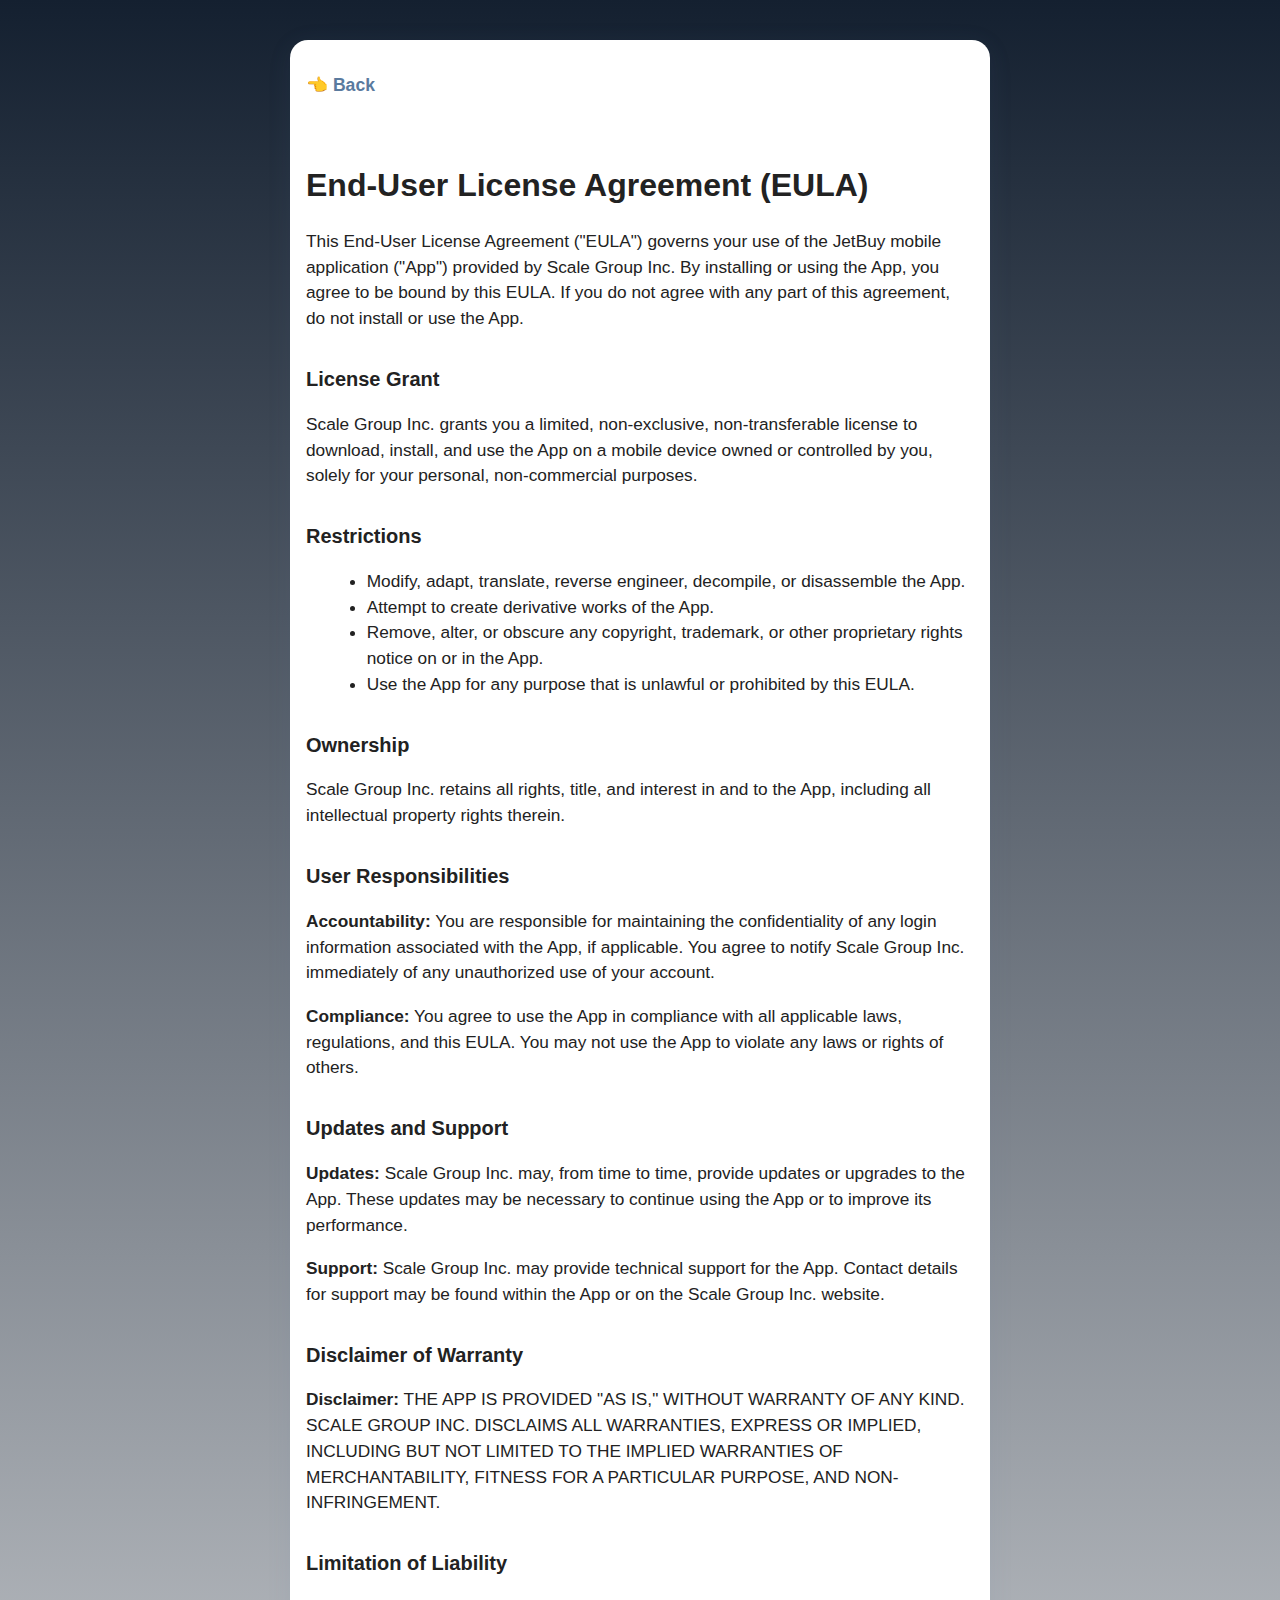
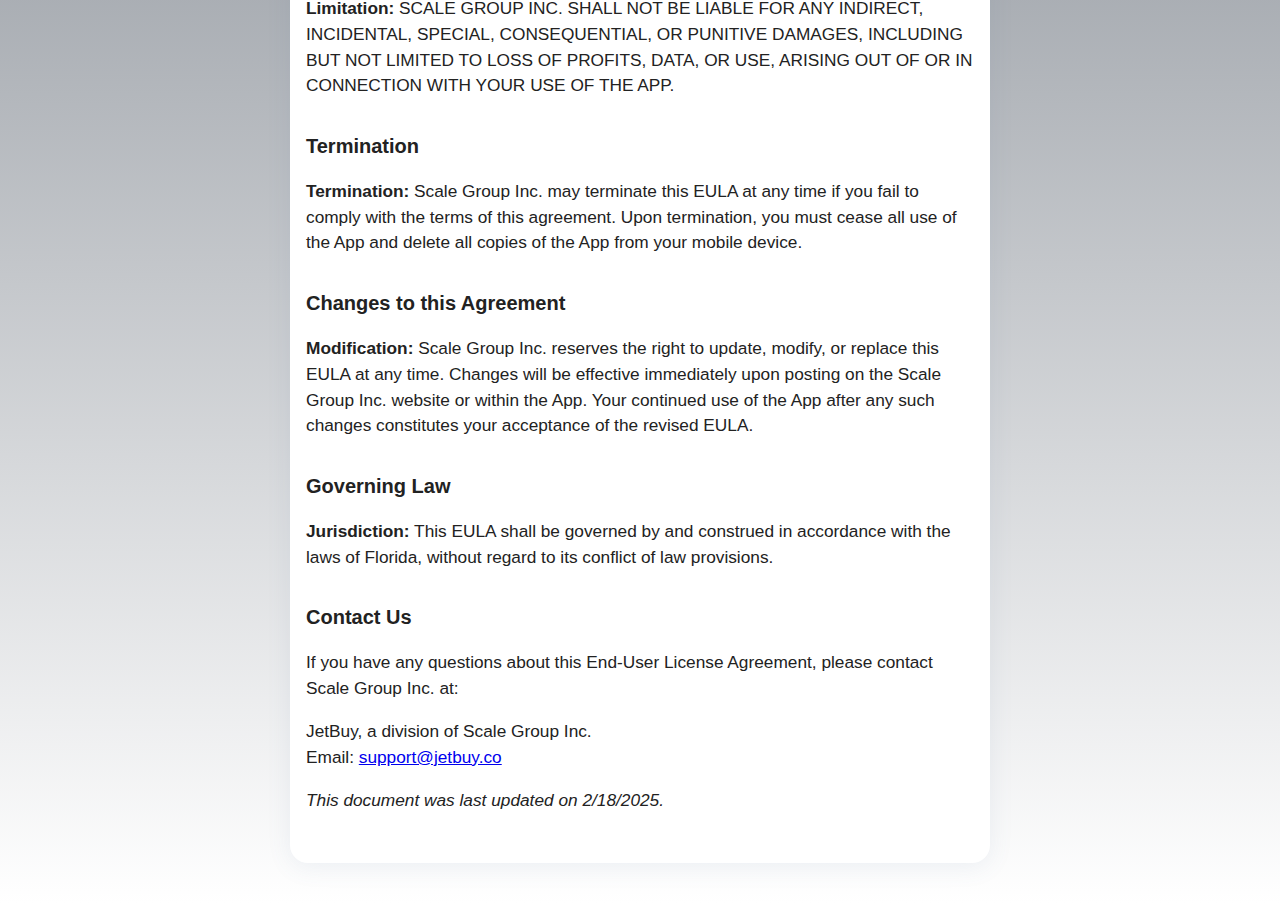
<file: legal/eula.html>
<!DOCTYPE html>
<html lang="en">
<head>
  <meta charset="utf-8" />
  <title>EULA | JetBuy</title>
  <meta name="viewport" content="width=device-width, initial-scale=1" />
  <link rel="icon" href="https://framerusercontent.com/images/S0Weuf4zXAxbrem2VqmVWvJkj10.png" />
  <link rel="stylesheet" href="../style.css" />
  <style>
    .legal-container {
      max-width: 700px;
      margin: 2.5rem auto;
      padding: 2rem 1rem;
      background: #fff;
      border-radius: 18px;
      box-shadow: 0 4px 24px #5a7a9e18;
      font-size: 1.08rem;
    }
    .legal-back {
      display: inline-block;
      margin-bottom: 1.5rem;
      font-size: 1.1rem;
      color: #5a7a9e;
      background: none;
      border: none;
      cursor: pointer;
      text-decoration: none;
      font-weight: 700;
    }
    .legal-back:hover { text-decoration: underline; }
    h1 { font-size: 2rem; margin-bottom: 1.2rem; }
    h2 { margin-top: 2rem; font-size: 1.25rem; }
    ul { margin-left: 1.2em; }
    @media (max-width: 600px) {
      .legal-container { padding: 1rem 0.3rem; }
      h1 { font-size: 1.3rem; }
    }
  </style>
</head>
<body>
  <main>
    <div class="legal-container">
      <a class="legal-back" href="javascript:history.back()">👈 Back</a>
      <h1>End-User License Agreement (EULA)</h1>
      <p>This End-User License Agreement ("EULA") governs your use of the JetBuy mobile application ("App") provided by Scale Group Inc. By installing or using the App, you agree to be bound by this EULA. If you do not agree with any part of this agreement, do not install or use the App.</p>
      <h2>License Grant</h2>
      <p>Scale Group Inc. grants you a limited, non-exclusive, non-transferable license to download, install, and use the App on a mobile device owned or controlled by you, solely for your personal, non-commercial purposes.</p>
      <h2>Restrictions</h2>
      <ul>
        <li>Modify, adapt, translate, reverse engineer, decompile, or disassemble the App.</li>
        <li>Attempt to create derivative works of the App.</li>
        <li>Remove, alter, or obscure any copyright, trademark, or other proprietary rights notice on or in the App.</li>
        <li>Use the App for any purpose that is unlawful or prohibited by this EULA.</li>
      </ul>
      <h2>Ownership</h2>
      <p>Scale Group Inc. retains all rights, title, and interest in and to the App, including all intellectual property rights therein.</p>
      <h2>User Responsibilities</h2>
      <p><b>Accountability:</b> You are responsible for maintaining the confidentiality of any login information associated with the App, if applicable. You agree to notify Scale Group Inc. immediately of any unauthorized use of your account.</p>
      <p><b>Compliance:</b> You agree to use the App in compliance with all applicable laws, regulations, and this EULA. You may not use the App to violate any laws or rights of others.</p>
      <h2>Updates and Support</h2>
      <p><b>Updates:</b> Scale Group Inc. may, from time to time, provide updates or upgrades to the App. These updates may be necessary to continue using the App or to improve its performance.</p>
      <p><b>Support:</b> Scale Group Inc. may provide technical support for the App. Contact details for support may be found within the App or on the Scale Group Inc. website.</p>
      <h2>Disclaimer of Warranty</h2>
      <p><b>Disclaimer:</b> THE APP IS PROVIDED "AS IS," WITHOUT WARRANTY OF ANY KIND. SCALE GROUP INC. DISCLAIMS ALL WARRANTIES, EXPRESS OR IMPLIED, INCLUDING BUT NOT LIMITED TO THE IMPLIED WARRANTIES OF MERCHANTABILITY, FITNESS FOR A PARTICULAR PURPOSE, AND NON-INFRINGEMENT.</p>
      <h2>Limitation of Liability</h2>
      <p><b>Limitation:</b> SCALE GROUP INC. SHALL NOT BE LIABLE FOR ANY INDIRECT, INCIDENTAL, SPECIAL, CONSEQUENTIAL, OR PUNITIVE DAMAGES, INCLUDING BUT NOT LIMITED TO LOSS OF PROFITS, DATA, OR USE, ARISING OUT OF OR IN CONNECTION WITH YOUR USE OF THE APP.</p>
      <h2>Termination</h2>
      <p><b>Termination:</b> Scale Group Inc. may terminate this EULA at any time if you fail to comply with the terms of this agreement. Upon termination, you must cease all use of the App and delete all copies of the App from your mobile device.</p>
      <h2>Changes to this Agreement</h2>
      <p><b>Modification:</b> Scale Group Inc. reserves the right to update, modify, or replace this EULA at any time. Changes will be effective immediately upon posting on the Scale Group Inc. website or within the App. Your continued use of the App after any such changes constitutes your acceptance of the revised EULA.</p>
      <h2>Governing Law</h2>
      <p><b>Jurisdiction:</b> This EULA shall be governed by and construed in accordance with the laws of Florida, without regard to its conflict of law provisions.</p>
      <h2>Contact Us</h2>
      <p>If you have any questions about this End-User License Agreement, please contact Scale Group Inc. at:</p>
      <p>JetBuy, a division of Scale Group Inc.<br>
      Email: <a href="mailto:support@jetbuy.co">support@jetbuy.co</a></p>
      <p><i>This document was last updated on 2/18/2025.</i></p>
    </div>
  </main>
</body>
</html>
</file>
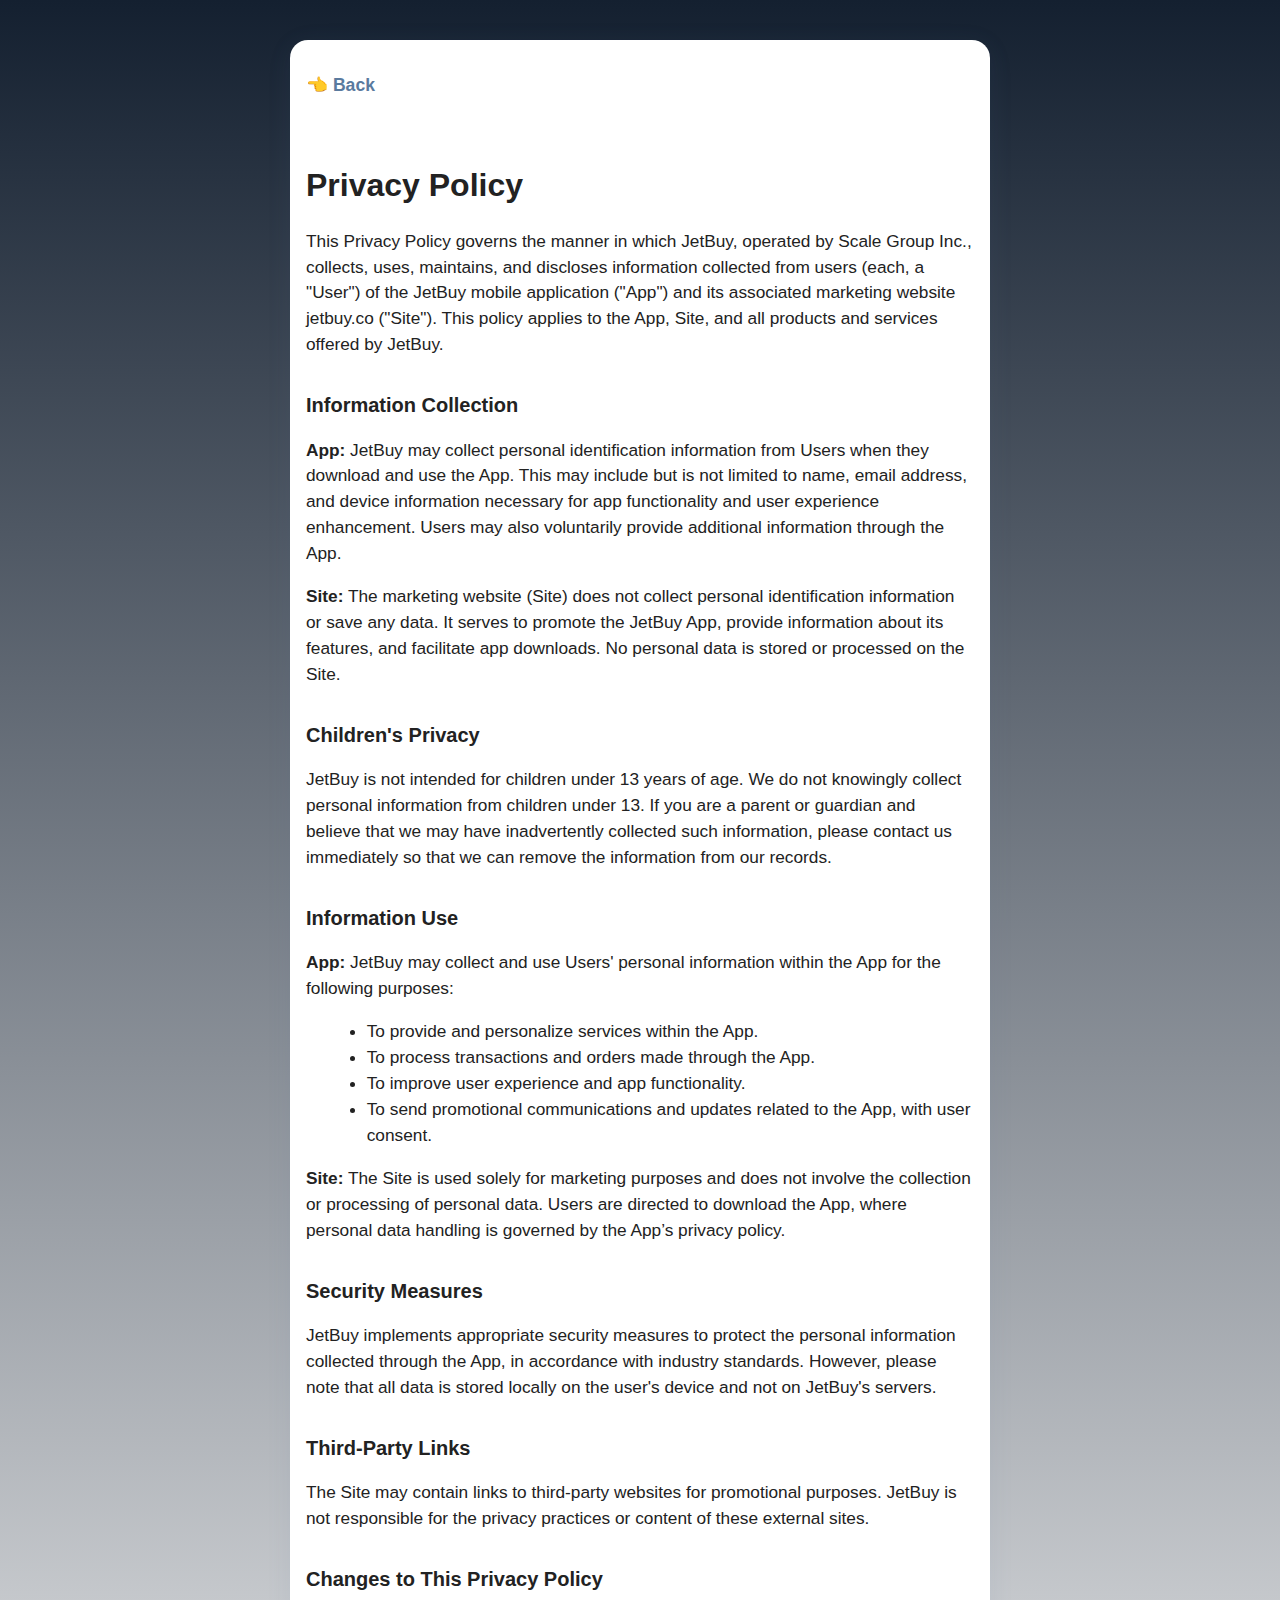
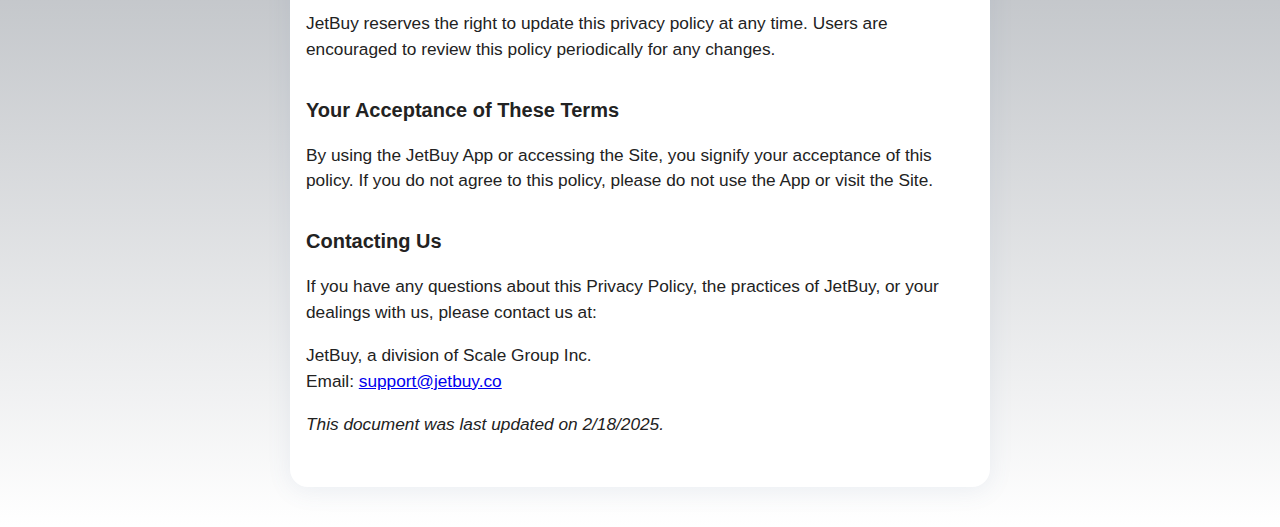
<file: legal/privacy-policy.html>
<!DOCTYPE html>
<html lang="en">
<head>
  <meta charset="utf-8" />
  <title>Privacy Policy | JetBuy</title>
  <meta name="viewport" content="width=device-width, initial-scale=1" />
  <link rel="icon" href="https://framerusercontent.com/images/S0Weuf4zXAxbrem2VqmVWvJkj10.png" />
  <link rel="stylesheet" href="../style.css" />
  <style>
    .legal-container {
      max-width: 700px;
      margin: 2.5rem auto;
      padding: 2rem 1rem;
      background: #fff;
      border-radius: 18px;
      box-shadow: 0 4px 24px #5a7a9e18;
      font-size: 1.08rem;
    }
    .legal-back {
      display: inline-block;
      margin-bottom: 1.5rem;
      font-size: 1.1rem;
      color: #5a7a9e;
      background: none;
      border: none;
      cursor: pointer;
      text-decoration: none;
      font-weight: 700;
    }
    .legal-back:hover { text-decoration: underline; }
    h1 { font-size: 2rem; margin-bottom: 1.2rem; }
    h2 { margin-top: 2rem; font-size: 1.25rem; }
    ul { margin-left: 1.2em; }
    @media (max-width: 600px) {
      .legal-container { padding: 1rem 0.3rem; }
      h1 { font-size: 1.3rem; }
    }
  </style>
</head>
<body>
  <main>
    <div class="legal-container">
      <a class="legal-back" href="javascript:history.back()">👈 Back</a>
      <h1>Privacy Policy</h1>
      <p>This Privacy Policy governs the manner in which JetBuy, operated by Scale Group Inc., collects, uses, maintains, and discloses information collected from users (each, a "User") of the JetBuy mobile application ("App") and its associated marketing website jetbuy.co ("Site"). This policy applies to the App, Site, and all products and services offered by JetBuy.</p>
      <h2>Information Collection</h2>
      <p><b>App:</b> JetBuy may collect personal identification information from Users when they download and use the App. This may include but is not limited to name, email address, and device information necessary for app functionality and user experience enhancement. Users may also voluntarily provide additional information through the App.</p>
      <p><b>Site:</b> The marketing website (Site) does not collect personal identification information or save any data. It serves to promote the JetBuy App, provide information about its features, and facilitate app downloads. No personal data is stored or processed on the Site.</p>
      <h2>Children's Privacy</h2>
      <p>JetBuy is not intended for children under 13 years of age. We do not knowingly collect personal information from children under 13. If you are a parent or guardian and believe that we may have inadvertently collected such information, please contact us immediately so that we can remove the information from our records.</p>
      <h2>Information Use</h2>
      <p><b>App:</b> JetBuy may collect and use Users' personal information within the App for the following purposes:</p>
      <ul>
        <li>To provide and personalize services within the App.</li>
        <li>To process transactions and orders made through the App.</li>
        <li>To improve user experience and app functionality.</li>
        <li>To send promotional communications and updates related to the App, with user consent.</li>
      </ul>
      <p><b>Site:</b> The Site is used solely for marketing purposes and does not involve the collection or processing of personal data. Users are directed to download the App, where personal data handling is governed by the App’s privacy policy.</p>
      <h2>Security Measures</h2>
      <p>JetBuy implements appropriate security measures to protect the personal information collected through the App, in accordance with industry standards. However, please note that all data is stored locally on the user's device and not on JetBuy's servers.</p>
      <h2>Third-Party Links</h2>
      <p>The Site may contain links to third-party websites for promotional purposes. JetBuy is not responsible for the privacy practices or content of these external sites.</p>
      <h2>Changes to This Privacy Policy</h2>
      <p>JetBuy reserves the right to update this privacy policy at any time. Users are encouraged to review this policy periodically for any changes.</p>
      <h2>Your Acceptance of These Terms</h2>
      <p>By using the JetBuy App or accessing the Site, you signify your acceptance of this policy. If you do not agree to this policy, please do not use the App or visit the Site.</p>
      <h2>Contacting Us</h2>
      <p>If you have any questions about this Privacy Policy, the practices of JetBuy, or your dealings with us, please contact us at:</p>
      <p>JetBuy, a division of Scale Group Inc.<br>
      Email: <a href="mailto:support@jetbuy.co">support@jetbuy.co</a></p>
      <p><i>This document was last updated on 2/18/2025.</i></p>
    </div>
  </main>
</body>
</html>
</file>
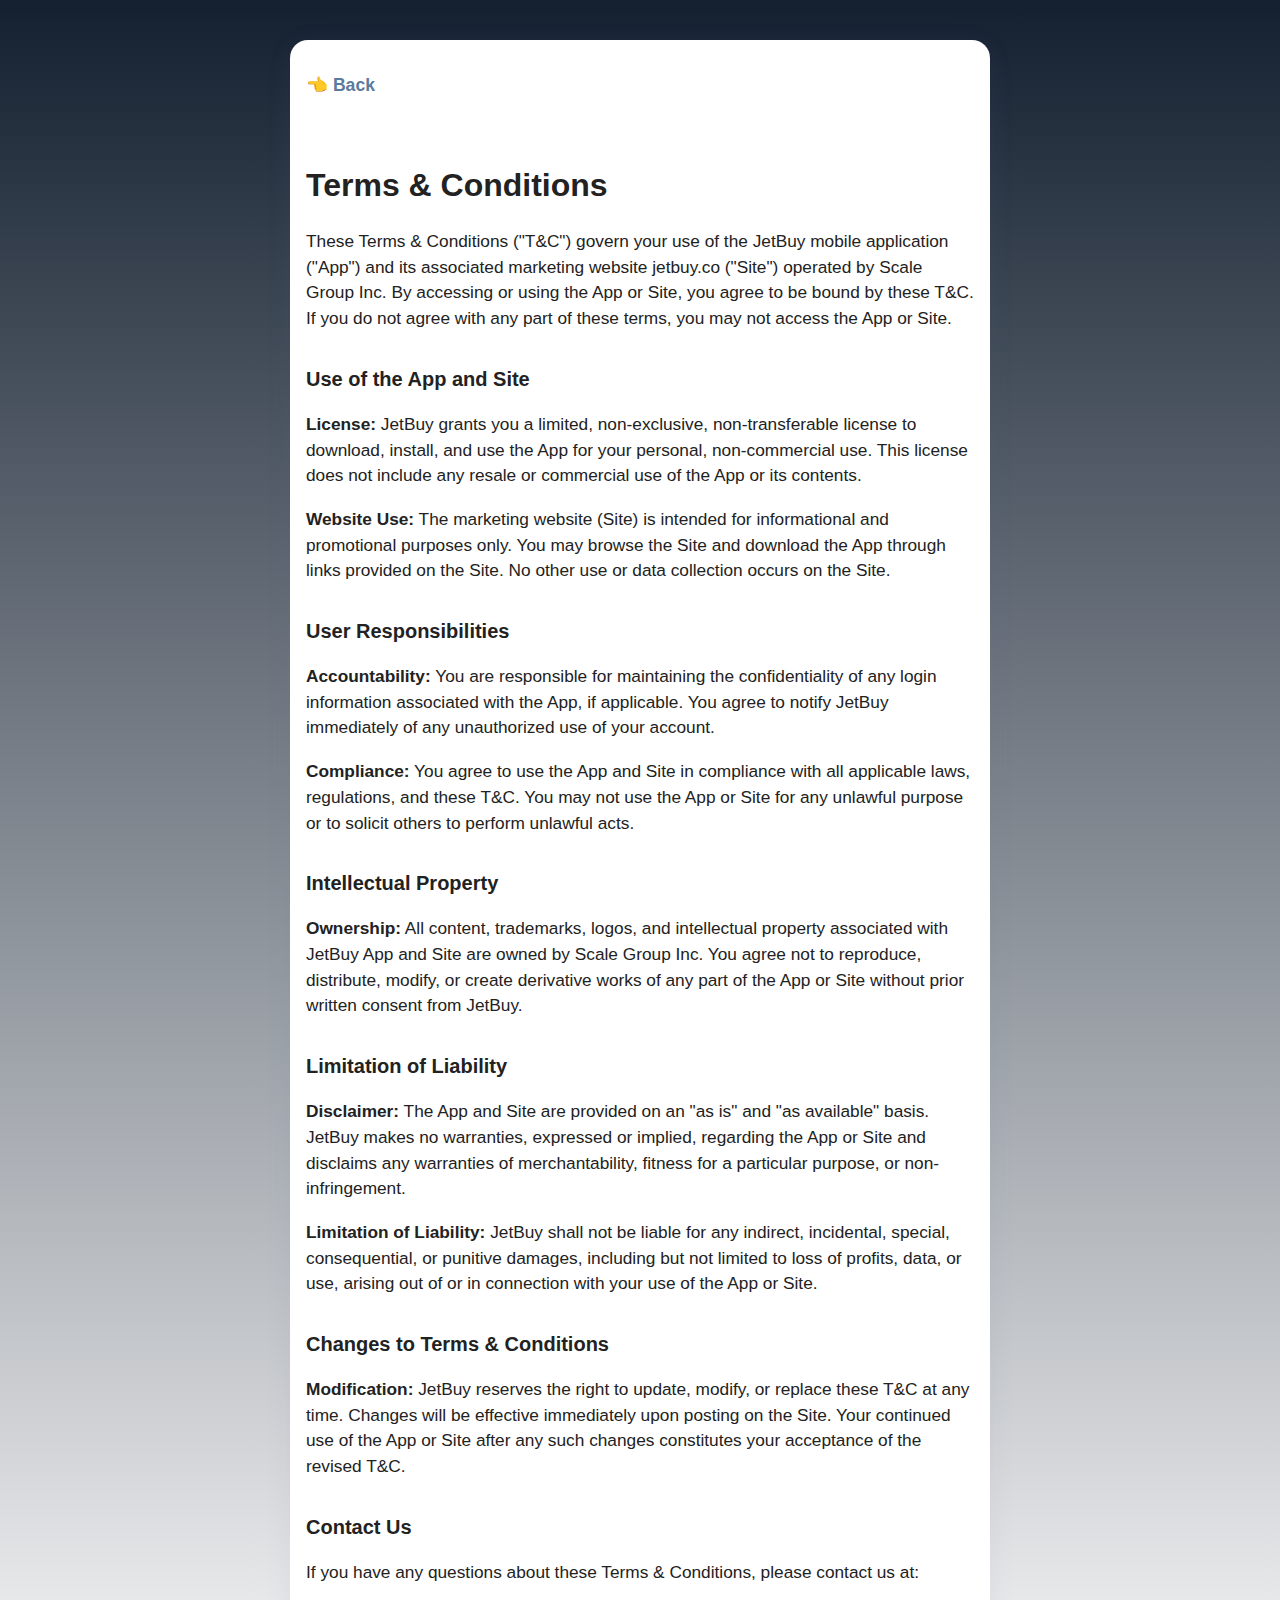
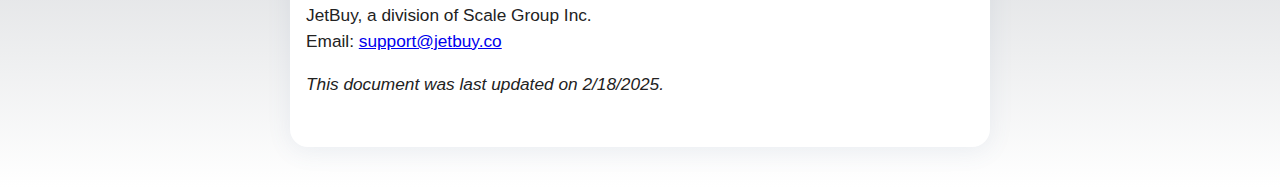
<file: legal/terms-conditions.html>
<!DOCTYPE html>
<html lang="en">
<head>
  <meta charset="utf-8" />
  <title>Terms &amp; Conditions | JetBuy</title>
  <meta name="viewport" content="width=device-width, initial-scale=1" />
  <link rel="icon" href="https://framerusercontent.com/images/S0Weuf4zXAxbrem2VqmVWvJkj10.png" />
  <link rel="stylesheet" href="../style.css" />
  <style>
    .legal-container {
      max-width: 700px;
      margin: 2.5rem auto;
      padding: 2rem 1rem;
      background: #fff;
      border-radius: 18px;
      box-shadow: 0 4px 24px #5a7a9e18;
      font-size: 1.08rem;
    }
    .legal-back {
      display: inline-block;
      margin-bottom: 1.5rem;
      font-size: 1.1rem;
      color: #5a7a9e;
      background: none;
      border: none;
      cursor: pointer;
      text-decoration: none;
      font-weight: 700;
    }
    .legal-back:hover { text-decoration: underline; }
    h1 { font-size: 2rem; margin-bottom: 1.2rem; }
    h2 { margin-top: 2rem; font-size: 1.25rem; }
    ul { margin-left: 1.2em; }
    @media (max-width: 600px) {
      .legal-container { padding: 1rem 0.3rem; }
      h1 { font-size: 1.3rem; }
    }
  </style>
</head>
<body>
  <main>
    <div class="legal-container">
      <a class="legal-back" href="javascript:history.back()">👈 Back</a>
      <h1>Terms &amp; Conditions</h1>
      <p>These Terms &amp; Conditions ("T&amp;C") govern your use of the JetBuy mobile application ("App") and its associated marketing website jetbuy.co ("Site") operated by Scale Group Inc. By accessing or using the App or Site, you agree to be bound by these T&amp;C. If you do not agree with any part of these terms, you may not access the App or Site.</p>
      <h2>Use of the App and Site</h2>
      <p><b>License:</b> JetBuy grants you a limited, non-exclusive, non-transferable license to download, install, and use the App for your personal, non-commercial use. This license does not include any resale or commercial use of the App or its contents.</p>
      <p><b>Website Use:</b> The marketing website (Site) is intended for informational and promotional purposes only. You may browse the Site and download the App through links provided on the Site. No other use or data collection occurs on the Site.</p>
      <h2>User Responsibilities</h2>
      <p><b>Accountability:</b> You are responsible for maintaining the confidentiality of any login information associated with the App, if applicable. You agree to notify JetBuy immediately of any unauthorized use of your account.</p>
      <p><b>Compliance:</b> You agree to use the App and Site in compliance with all applicable laws, regulations, and these T&amp;C. You may not use the App or Site for any unlawful purpose or to solicit others to perform unlawful acts.</p>
      <h2>Intellectual Property</h2>
      <p><b>Ownership:</b> All content, trademarks, logos, and intellectual property associated with JetBuy App and Site are owned by Scale Group Inc. You agree not to reproduce, distribute, modify, or create derivative works of any part of the App or Site without prior written consent from JetBuy.</p>
      <h2>Limitation of Liability</h2>
      <p><b>Disclaimer:</b> The App and Site are provided on an "as is" and "as available" basis. JetBuy makes no warranties, expressed or implied, regarding the App or Site and disclaims any warranties of merchantability, fitness for a particular purpose, or non-infringement.</p>
      <p><b>Limitation of Liability:</b> JetBuy shall not be liable for any indirect, incidental, special, consequential, or punitive damages, including but not limited to loss of profits, data, or use, arising out of or in connection with your use of the App or Site.</p>
      <h2>Changes to Terms &amp; Conditions</h2>
      <p><b>Modification:</b> JetBuy reserves the right to update, modify, or replace these T&amp;C at any time. Changes will be effective immediately upon posting on the Site. Your continued use of the App or Site after any such changes constitutes your acceptance of the revised T&amp;C.</p>
      <h2>Contact Us</h2>
      <p>If you have any questions about these Terms &amp; Conditions, please contact us at:</p>
      <p>JetBuy, a division of Scale Group Inc.<br>
      Email: <a href="mailto:support@jetbuy.co">support@jetbuy.co</a></p>
      <p><i>This document was last updated on 2/18/2025.</i></p>
    </div>
  </main>
</body>
</html>
</file>
<file: style.css>
:root {
  --primary-bg: #142030;
  --primary-text: #222;
  --accent: #70f570;
  --accent-dark: #49c628;
  --brand-bg: #fff;
  --brand-shadow: #5a7a9e0c;
  --focus-outline: 2px solid #70f570;
  --card-bg: #f7fbff;
  --card-bg-dark: #1a2233;
  --card-text-dark: #f7f7f7;
}

/* --- Reset & Base --- */
*, *::before, *::after { box-sizing: inherit; }
html { box-sizing: border-box; width: 100vw; overflow-x: hidden; }
body {
  font-family: 'Inter', sans-serif;
  background: linear-gradient(to bottom, var(--primary-bg) 0%, #fff 100%);
  color: var(--primary-text);
  margin: 0; padding: 0;
  font-size: 1rem; line-height: 1.5;
  transition: background 0.3s, color 0.3s;
  overflow-x: hidden;
}
body.dark-mode {
  background: linear-gradient(to bottom, #181c24 0%, #22242a 100%);
  color: #f7f7f7;
}
img, video, canvas { max-width: 100%; height: auto; display: block; }
a, button { min-height: 44px; min-width: 44px; box-sizing: border-box; }

/* --- Navigation --- */
nav {
  display: flex; align-items: center;
  padding: 0.7rem 1.2rem;
  background: transparent;
  min-height: 44px; position: relative;
}
nav .logo img { height: 28px; width: auto; }
#navToggle {
  display: none; background: none; border: none;
  font-size: 2rem; margin-left: auto; cursor: pointer;
}
nav ul {
  list-style: none; display: flex; gap: 0.8rem;
  margin-left: auto; align-items: center; padding: 0;
}
nav ul li a, nav ul li button {
  text-decoration: none; color: #5a7a9e; font-weight: 700;
  background: none; border: none; font-size: 1rem; cursor: pointer;
  padding: 0.15em 0.55em; border-radius: 14px;
  transition: background 0.2s, color 0.2s; outline: none;
}
nav ul li a:focus, nav ul li button:focus {
  outline: var(--focus-outline); background: #e8ebf3;
}
nav ul li a:hover, nav ul li button:hover {
  background: #e8ebf3; color: #3a4a60;
}
#darkModeToggle {
  font-size: 1.3rem; padding: 0.1em 0.5em;
  background: none; border: none; color: #5a7a9e;
  cursor: pointer; border-radius: 50%;
  transition: background 0.18s;
}
#darkModeToggle:focus, #darkModeToggle:hover { background: #e8ebf3; }

/* --- Mobile Nav --- */
@media (max-width: 900px) {
  #navToggle { display: block; }
  nav ul {
    position: absolute; top: 60px; right: 0;
    background: #fff; flex-direction: column; align-items: flex-start; gap: 0;
    width: 180px; box-shadow: 0 4px 18px #5a7a9e22;
    display: none; z-index: 100; padding: 1rem 0.5rem;
  }
  nav ul.open { display: flex; }
  nav ul li { width: 100%; margin: 0; }
  nav ul li a, nav ul li button { display: block; width: 100%; padding: 0.7em 1em; }
}

/* --- Fullscreen Sections --- */
.fullscreen, .fullscreen-content {
  min-height: 100vh; height: 100vh; width: 100vw;
  display: flex; flex-direction: column; justify-content: center; align-items: center;
  box-sizing: border-box; padding: 0; margin: 0;
}

/* --- Hero Section --- */
.hero-section {
  width: 100%; display: flex; justify-content: center; align-items: center;
  min-height: 100vh; box-sizing: border-box;
}
.hero-flex {
  display: flex; flex-direction: column; align-items: center; justify-content: center; width: 100%;
}
@media (min-width: 900px) {
  .hero-flex { flex-direction: row; gap: 64px; }
}

/* --- Responsive iPhone Mockup and Frame --- */
.iphone-mockup {
  position: relative; width: 100%; max-width: 340px;
  aspect-ratio: 9 / 19.5;
  margin: 0 auto; display: flex; align-items: center; justify-content: center;
  transition: box-shadow 0.2s; will-change: transform;
}
.iphone-mockup:focus { outline: var(--focus-outline); }
.iphone-mockup:active { box-shadow: 0 8px 32px #70f57044; }
.iphone-screen-content {
  position: absolute; top: 6.5%; left: 6.5%; width: 87%; height: 87%;
  background: var(--primary-bg, #142030); border-radius: 32px;
  overflow: hidden; z-index: 2; box-shadow: 0 4px 24px #0002;
}
.iphone-frame {
  position: absolute; top: 0; left: 0; width: 100%; height: 100%;
  z-index: 10; pointer-events: none; user-select: none;
  filter: drop-shadow(0 6px 24px #0003);
}
@media (max-width: 900px) { .iphone-mockup { max-width: 240px; } }
@media (max-width: 600px) { .iphone-mockup { max-width: 98vw; min-width: 180px; } }

/* --- Static Message, Siri Command, Siri Orb --- */
.static-message {
  position: absolute; top: 32px; left: 50%; transform: translateX(-50%);
  background: rgba(40,44,52,0.90); color: #fff; font-size: 1.08rem; font-weight: 600;
  border-radius: 14px; padding: 10px 18px; box-shadow: 0 2px 12px 0 rgba(0,0,0,0.18);
  border: 1.2px solid rgba(255,255,255,0.10); backdrop-filter: blur(6px);
  z-index: 6; width: auto; max-width: 85%; text-align: center; line-height: 1.4; letter-spacing: 0.01em;
}
.static-message b { color: var(--accent); font-weight: 700; }
.siri-command-inside {
  position: absolute; left: 50%; bottom: 120px; transform: translateX(-50%);
  font-size: 1.05rem; font-weight: 800; color: #fff;
  background: rgba(40,44,52,0.90); border-radius: 14px; padding: 7px 10px;
  box-shadow: 0 2px 12px 0 rgba(0,0,0,0.18); border: 1.2px solid rgba(255,255,255,0.10);
  backdrop-filter: blur(6px); z-index: 4; width: auto; max-width: 80%; text-align: center;
}
.siri-command-inside .brand { color: var(--accent); }
.siri-orb-visual {
  position: absolute; left: 50%; bottom: 70px; transform: translateX(-50%);
  z-index: 5; display: flex; flex-direction: column; align-items: center; pointer-events: none;
}
.siri-orb, .siri-wave { width: 36px; height: 36px; }
.siri-orb {
  border-radius: 50%;
  background: conic-gradient(from 0deg, #4c5cd8 0%, #00eaff 25%, #9b5ba9 50%, #4c2c64 75%, #4c5cd8 100%);
  box-shadow: 0 0 8px 2px rgba(76, 92, 216, 0.5), 0 0 16px 4px rgba(0, 234, 255, 0.3),
    0 0 16px 6px rgba(155, 91, 169, 0.2), 0 0 8px 2px rgba(76, 44, 100, 0.15);
  animation: siri-orb-glow 2.5s infinite alternate;
  border: 1.5px solid rgba(255, 255, 255, 0.18);
}
@keyframes siri-orb-glow {
  0% { box-shadow: 0 0 4px 1px rgba(76, 92, 216, 0.4), 0 0 8px 2px rgba(0, 234, 255, 0.3), 0 0 8px 3px rgba(155, 91, 169, 0.2), 0 0 4px 1px rgba(76, 44, 100, 0.15);}
  100% { box-shadow: 0 0 10px 4px rgba(76, 92, 216, 0.7), 0 0 16px 8px rgba(0, 234, 255, 0.6), 0 0 20px 10px rgba(155, 91, 169, 0.5), 0 0 8px 4px rgba(76, 44, 100, 0.3);}
}
.siri-wave {
  position: absolute; left: 50%; top: 50%; border-radius: 50%; transform: translate(-50%, -50%);
  pointer-events: none; border: 1.5px solid #4c5cd8; opacity: 0.3; animation: siri-wave 2.4s infinite;
}
.siri-wave1 { animation-delay: 0s; border-color: #00eaff; }
.siri-wave2 { animation-delay: 1.2s; border-color: #9b5ba9; }
@keyframes siri-wave {
  0% { transform: translate(-50%, -50%) scale(1); opacity: 0.3; }
  80% { opacity: 0; }
  100% { transform: translate(-50%, -50%) scale(2.2); opacity: 0; }
}

/* --- App Dock --- */
.app-dock {
  position: absolute; left: 50%; bottom: 0; transform: translateX(-50%);
  width: 90%; max-width: 220px; height: 40px;
  background: rgba(240,240,245,0.90); border-radius: 14px;
  box-shadow: 0 4px 12px 0 rgba(60,197,215,0.10);
  display: flex; justify-content: space-between; align-items: flex-end;
  z-index: 4; padding: 0 10px; backdrop-filter: blur(8px);
}
.app-icon {
  flex: 1 1 0; display: flex; flex-direction: column; align-items: center;
  min-width: 0; margin: 0 2px; transition: transform 0.18s, box-shadow 0.18s;
}
.app-icon img {
  width: 28px; height: 28px; border-radius: 7px; margin-bottom: 2px;
  box-shadow: 0 2px 8px 0 rgba(60,197,215,0.10); background: var(--primary-bg);
}
.app-icon span {
  font-size: 0.70rem; color: #222; margin-top: 1px; font-weight: 600;
  white-space: nowrap; overflow: hidden; text-overflow: ellipsis;
}
.app-icon.big img { width: 34px; height: 34px; border-radius: 8px; }
.app-icon:focus, .app-icon:hover {
  outline: var(--focus-outline); transform: scale(1.12);
  box-shadow: 0 4px 16px 0 #70f57055;
}

/* --- Hero Content --- */
.hero-content-left {
  align-items: flex-start; text-align: left; max-width: 420px;
  margin-left: 0; margin-right: auto; padding-left: 0.5rem; padding-right: 0.5rem;
}
.hero-headline { margin-bottom: 1.6rem; }
.hero-main-text {
  font-size: 2rem; font-weight: 900; color: var(--primary-bg);
  margin-bottom: 0.2em; letter-spacing: -0.01em;
}
.hero-sub-text { font-size: 1.25rem; color: #444; font-weight: 600; margin-bottom: 0.6em; }
.hero-sub-text .highlight { color: var(--accent); font-weight: 700; }
.hero-actions-left { display: flex; flex-direction: row; align-items: center; gap: 1.1rem; margin-bottom: 0.3rem; }
@media (max-width: 600px) {
  .hero-content-left { max-width: 98vw; padding-left: 0; padding-right: 0; }
  .hero-actions-left { flex-direction: column; align-items: flex-start; gap: 0.7rem; }
}

/* --- App Store Badge & Try JetBuy --- */
.app-store-badge img { height: 48px; width: auto; display: block; margin: 0; }
.try-jetbuy-btn {
  display: inline-block; background: linear-gradient(90deg, var(--accent) 0%, var(--accent-dark) 100%);
  color: var(--primary-bg); font-weight: 900; font-size: 1.1rem;
  padding: 0.85em 2.2em; border-radius: 18px; border: none;
  box-shadow: 0 2px 12px rgba(112,245,112,0.15); margin-left: 0; margin-top: 0;
  transition: background 0.18s, box-shadow 0.18s, transform 0.18s;
  text-decoration: none; letter-spacing: 0.01em; position: relative; overflow: hidden; outline: none;
}
.try-jetbuy-btn:focus, .try-jetbuy-btn:hover {
  background: linear-gradient(90deg, var(--accent-dark) 0%, var(--accent) 100%);
  color: #0c181e; box-shadow: 0 4px 24px rgba(112,245,112,0.22);
  transform: translateY(-2px) scale(1.04); outline: var(--focus-outline);
}
.try-jetbuy-btn:active { transform: scale(0.97); }

/* --- Brand Section --- */
.brand-section { text-align: center; }
.brand-section > div { width: 100%; }
.brand-title {
  font-family: 'Space Grotesk', 'Inter', sans-serif;
  font-size: clamp(1.2rem, 5vw, 3.2rem);
  font-weight: 900; margin-bottom: 2.2rem; color: #111;
}
.brand-logos-grid {
  display: flex; flex-direction: column; align-items: center; row-gap: 3.5rem;
  padding-top: 2.5rem; padding-bottom: 2.5rem;
}
.brand-row {
  display: flex; justify-content: center; column-gap: 4.2rem;
}
.brand-row img {
  width: 128px; height: 128px; object-fit: contain;
  background: var(--brand-bg); border-radius: 22px;
  box-shadow: 0 4px 18px var(--brand-shadow);
  transition: transform 0.15s, box-shadow 0.15s;
}
.brand-row img:focus, .brand-row img:hover {
  outline: var(--focus-outline); transform: scale(1.12);
  box-shadow: 0 8px 32px #5a7a9e22;
}

/* --- Testimonials --- */
.testimonial-section { text-align: center; }
.testimonial-section .testimonial { max-width: 900px; margin: 0 auto; }
.testimonial {
  display: flex; gap: 2.2rem; margin-bottom: 2rem; align-items: flex-start;
  background: var(--card-bg); border-radius: 32px; padding: 3.5rem 2.2rem;
  box-shadow: 0 4px 32px #5a7a9e0a; transition: box-shadow 0.18s, background 0.18s;
}
body.dark-mode .testimonial { background: var(--card-bg-dark); color: var(--card-text-dark); }
.testimonial:focus, .testimonial:hover {
  outline: var(--focus-outline); box-shadow: 0 8px 32px #70f57044;
}
.testimonial-img {
  width: 112px; height: 112px; min-width: 48px; min-height: 48px;
  border-radius: 50%; object-fit: cover; box-shadow: 0 4px 32px #5a7a9e22;
  margin-top: 2px; flex-shrink: 0; background: #fff; transition: transform 0.18s, box-shadow 0.18s;
}
.testimonial-img:focus, .testimonial-img:hover {
  outline: var(--focus-outline); transform: scale(1.08); box-shadow: 0 8px 32px #70f57044;
}
.testimonial-name {
  font-size: 2.2rem; font-weight: 900; color: #111; margin-bottom: 0.5rem; margin-top: 0; line-height: 1.2;
}
.testimonial-subtitle {
  font-size: 2rem; font-weight: 700; color: #111; margin-bottom: 1.2rem; margin-top: 0; line-height: 1.35;
}
.testimonial blockquote {
  font-size: 1.6rem; font-style: italic; color: #555; margin: 1.5rem 0 2rem 0;
}
.testimonial .btn-secondary { font-size: 1.5rem; padding: 1rem 2.5rem; }
@media (max-width: 900px) {
  .testimonial-section .testimonial, .hero-section > div { max-width: 98vw; }
  .testimonial { flex-direction: column; align-items: center; text-align: center; padding: 2rem 0.5rem; }
  .testimonial-img { margin-bottom: 16px; width: 64px; height: 64px; }
}

/* --- FAQ Section --- */
.faqs > div { width: 100%; max-width: 700px; margin: 0 auto; }
.faqs h2 {
  font-size: clamp(1.2rem, 5vw, 2.8rem);
  margin-bottom: 2.2rem; text-align: center;
}
.faq-item { margin-bottom: 1.5rem; }
.faq-question {
  width: 100%; background: #f7f7f7; border: none; padding: 2rem; text-align: left;
  font-weight: 700; cursor: pointer; margin-bottom: 0.18rem; border-radius: 14px; font-size: 1.6rem;
  transition: background 0.2s; outline: none;
}
.faq-question.active, .faq-question:focus, .faq-question:hover {
  background: #e8ebf3; color: #5a7a9e; outline: var(--focus-outline);
}
.faq-answer {
  padding: 0 2rem 2rem 2rem; margin-bottom: 1rem; display: none;
  color: #444; font-size: 1.5rem; background: #f9fdff; border-radius: 0 0 14px 14px;
}

/* --- Download Section --- */
.download > div { width: 100%; text-align: center; }
.download h2 {
  font-size: clamp(1.2rem, 5vw, 2.8rem);
  margin-bottom: 2.2rem;
}
.download .app-store-badge img { height: 48px; margin: 0 auto; display: block; }
.qr-download {
  margin-top: 1.2rem; display: flex; flex-direction: column; align-items: center; gap: 0.5rem;
}
.qr-download img {
  width: 128px; height: 128px; border-radius: 18px; box-shadow: 0 4px 18px #5a7a9e22; background: #fff;
}

/* --- Footer --- */
footer {
  text-align: center; padding: 1.5rem 1rem; font-size: 1.2rem; color: #999; background: #f9f9f9;
}
footer a { color: #5a7a9e; text-decoration: none; margin: 0 8px; }
footer a:hover { text-decoration: underline; }

/* --- Toast Notification --- */
.toast {
  position: fixed; bottom: 2rem; left: 50%; transform: translateX(-50%);
  background: #222; color: #fff; padding: 1rem 2rem; border-radius: 18px;
  opacity: 0; pointer-events: none; transition: opacity 0.3s; z-index: 9999; font-size: 1.2rem;
}
.toast.show { opacity: 1; pointer-events: auto; }

/* --- Confetti Canvas --- */
#confetti-canvas {
  position: fixed; top: 0; left: 0; width: 100vw; height: 100vh; pointer-events: none; z-index: 999; display: block;
}

/* --- Responsive for iPhone mockup and overlays --- */
@media (max-width: 900px) {
  .hero-flex { flex-direction: column; gap: 36px; }
  .iphone-mockup { margin-bottom: 18px; }
  .brand-row { column-gap: 1.2rem; }
  .brand-row img { width: 64px; height: 64px; }
  .brand-logos-grid { row-gap: 1.5rem; padding-top: 1.2rem; padding-bottom: 1.2rem; }
  .fullscreen { padding: 2vh 0.5rem; }
  .testimonial-section .testimonial { max-width: 98vw; }
}
@media (max-width: 600px) {
  .static-message { top: 3vw; max-width: 95%; font-size: 0.85rem; padding: 6px 8px; }
  .siri-command-inside { bottom: 18vw; max-width: 95%; font-size: 0.85rem; padding: 5px 8px; }
  .siri-orb-visual { bottom: 10vw; }
  .app-dock { width: 95%; max-width: 90px; height: 22px; border-radius: 6px; padding: 0 2px; }
  .app-icon img { width: 16px; height: 16px; border-radius: 4px; }
  .app-icon.big img { width: 20px; height: 20px; border-radius: 5px; }
  .hero-section, .brand-section, .faqs, .download { padding: 0.5rem 0.1rem; min-height: 90vh; }
  .brand-title, .faqs h2, .download h2 { font-size: 1.1rem !important; }
  .faq-question { font-size: 1rem; padding: 1.1rem; }
  .chatbot-widget { width: 98vw; right: 1vw; }
}

/* --- Accessibility Widget Styles --- */
.ai-access-btn {
  position: fixed; bottom: 1.5rem; left: 1.5rem; z-index: 2147483647;
  background: #222; color: #fff; border: none; border-radius: 50%;
  width: 54px; height: 54px; font-size: 2rem; box-shadow: 0 4px 18px #0003; cursor: pointer; transition: background 0.2s;
}
.ai-access-btn:focus, .ai-access-btn:hover { background: #70f570; color: #222; }
.ai-access-panel {
  display: none; flex-direction: column; position: fixed; bottom: 80px; left: 1.5rem;
  background: #fff; color: #222; border-radius: 18px; box-shadow: 0 8px 32px #5a7a9e22;
  padding: 1.5rem 1.2rem 1.2rem 1.2rem; z-index: 2147483647; min-width: 220px; max-width: 90vw;
}
.ai-access-panel.active { display: flex; }
.ai-access-panel h3 { margin-top: 0; margin-bottom: 1rem; font-size: 1.2rem; }
.ai-access-feature {
  margin: 0.5rem 0; padding: 0.7rem 1rem; font-size: 1rem; background: #f7fbff;
  border: none; border-radius: 8px; cursor: pointer; text-align: left; transition: background 0.2s;
}
.ai-access-feature:focus, .ai-access-feature:hover { background: #e8ebf3; }
.ai-access-close {
  position: absolute; top: 8px; right: 12px; background: none; border: none;
  font-size: 1.5rem; color: #999; cursor: pointer;
}

/* --- Chatbot Widget Styles --- */
.chatbot-toggle {
  position: fixed; bottom: 1.5rem; right: 1.5rem; z-index: 2147483647;
  background: #fff; border-radius: 50%; border: none; box-shadow: 0 4px 18px #0002;
  width: 56px; height: 56px; cursor: pointer; display: flex; align-items: center; justify-content: center;
  transition: box-shadow 0.2s;
}
.chatbot-toggle:focus, .chatbot-toggle:hover { box-shadow: 0 8px 32px #70f57044; }
.chatbot-widget {
  position: fixed; bottom: 90px; right: 1.5rem; width: 340px; max-width: 96vw;
  background: #fff; border-radius: 18px; box-shadow: 0 8px 32px #5a7a9e22;
  z-index: 2147483647; display: flex; flex-direction: column; font-family: 'Inter', sans-serif;
  animation: chatbot-pop 0.25s;
}
@keyframes chatbot-pop {
  from { transform: scale(0.9) translateY(40px); opacity: 0; }
  to { transform: scale(1) translateY(0); opacity: 1; }
}
.chatbot-header {
  display: flex; align-items: center; padding: 1rem; border-bottom: 1px solid #e8ebf3;
  background: #f7fbff; border-radius: 18px 18px 0 0;
}
.chatbot-avatar { width: 32px; height: 32px; border-radius: 50%; margin-right: 0.7rem; }
.chatbot-title { font-weight: 900; font-size: 1.1rem; color: #222; flex: 1; }
.chatbot-close {
  background: none; border: none; font-size: 1.5rem; color: #aaa; cursor: pointer; margin-left: 0.5rem;
}
.chatbot-messages {
  flex: 1; min-height: 120px; max-height: 260px; overflow-y: auto; padding: 1rem;
  background: #f7fbff; display: flex; flex-direction: column; gap: 0.7rem;
}
.chatbot-bubble {
  max-width: 80%; padding: 0.7em 1em; border-radius: 16px; font-size: 1rem; line-height: 1.45;
  box-shadow: 0 2px 8px #70f57011; animation: chatbot-bubble-in 0.22s;
}
@keyframes chatbot-bubble-in {
  from { transform: translateY(20px); opacity: 0; }
  to { transform: translateY(0); opacity: 1; }
}
.chatbot-bubble.bot { background: #fff; color: #222; align-self: flex-start; border-bottom-left-radius: 3px; }
.chatbot-bubble.user { background: linear-gradient(90deg, #70f570 0%, #49c628 100%); color: #142030; align-self: flex-end; border-bottom-right-radius: 3px; }
.chatbot-typing {
  display: flex; align-items: center; height: 28px; padding-left: 1.2rem; gap: 3px;
}
.chatbot-typing span {
  display: inline-block; width: 7px; height: 7px; margin-right: 2px; background: #70f570;
  border-radius: 50%; opacity: 0.7; animation: chatbot-dot 1.2s infinite;
}
.chatbot-typing span:nth-child(2) { animation-delay: 0.2s; }
.chatbot-typing span:nth-child(3) { animation-delay: 0.4s; }
@keyframes chatbot-dot {
  0%, 80%, 100% { transform: scale(0.8); opacity: 0.7; }
  40% { transform: scale(1.2); opacity: 1; }
}
.chatbot-input-row {
  display: flex; align-items: center; border-top: 1px solid #e8ebf3;
  padding: 0.5rem 0.7rem; background: #fff; border-radius: 0 0 18px 18px; gap: 0.5rem;
}
#chatbotInput {
  flex: 1; border-radius: 12px; border: 1px solid #e8ebf3; padding: 0.5rem 1rem;
  font-size: 1rem; outline: none; background: #f7fbff;
}
.chatbot-send {
  background: linear-gradient(90deg, #70f570 0%, #49c628 100%);
  color: #142030; border: none; border-radius: 50%; width: 36px; height: 36px;
  font-size: 1.2rem; cursor: pointer; transition: background 0.18s;
  display: flex; align-items: center; justify-content: center;
}
.chatbot-send:focus, .chatbot-send:hover { background: linear-gradient(90deg, #49c628 0%, #70f570 100%); }
.chatbot-quick-replies {
  display: flex; flex-wrap: wrap; gap: 0.5rem; padding: 0.5rem 1rem 1rem 1rem; background: #fff;
}
.chatbot-quick-reply {
  background: #e8ebf3; color: #222; border: none; border-radius: 12px;
  padding: 0.4em 1.1em; font-size: 0.98rem; cursor: pointer; transition: background 0.15s;
}
.chatbot-quick-reply:hover, .chatbot-quick-reply:focus { background: #70f570; color: #142030; }
</file>
